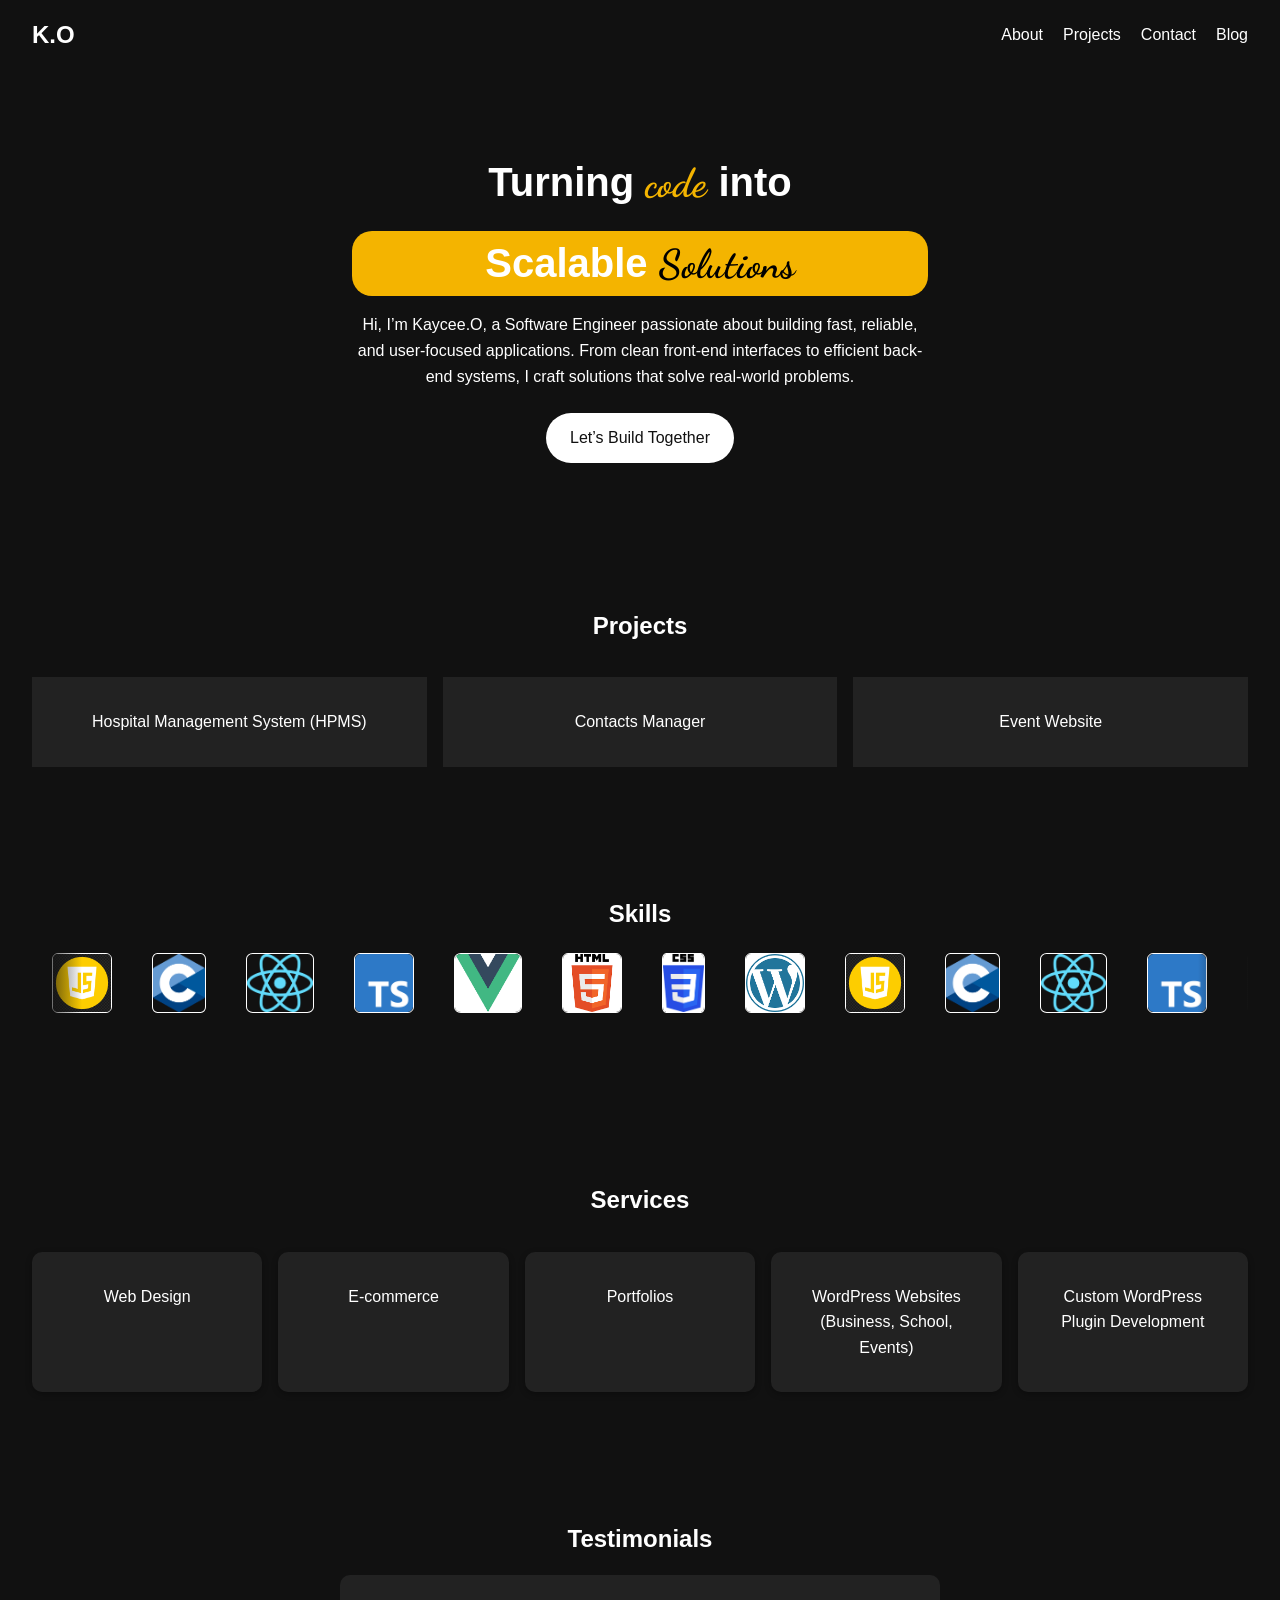
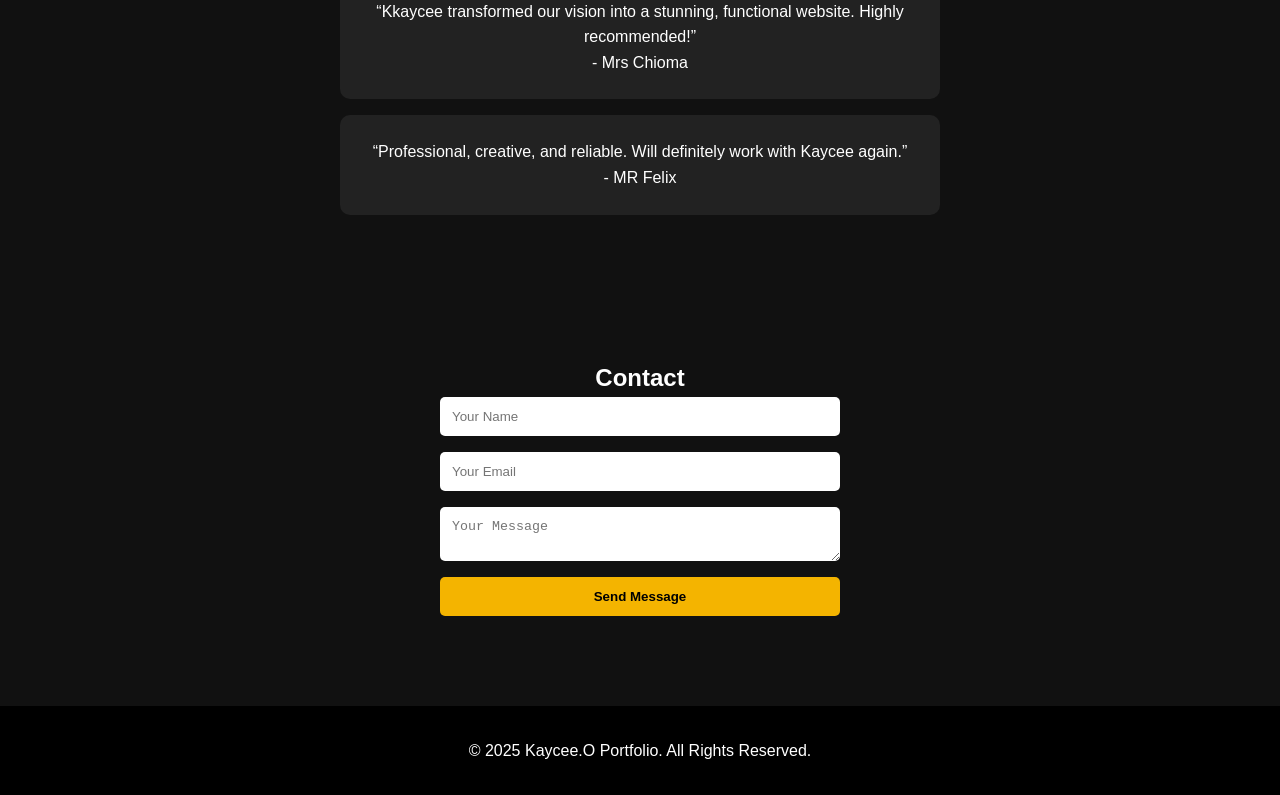
<file: index.html>
<!DOCTYPE html>
<html lang="en">

<head>
    <meta charset="UTF-8">
    <meta name="viewport" content="width=device-width, initial-scale=1.0">
    <title>K.O Portfolio</title>
    <link rel="stylesheet" href="style.css">
</head>
<link rel="preconnect" href="https://fonts.googleapis.com">
<link rel="preconnect" href="https://fonts.gstatic.com" crossorigin>
<link href="https://fonts.googleapis.com/css2?family=Dancing+Script:wght@400..700&display=swap" rel="stylesheet">

<body>

    <!-- Navbar -->
    <header id="navbar">
        <div class="logo">K.O</div>
        <nav>
            <ul>
                <li><a href="#about">About</a></li>
                <li><a href="#projects">Projects</a></li>
                <li><a href="#contact">Contact</a></li>
                <li><a href="blog/index.html">Blog</a></li>
            </ul>
        </nav>
    </header>

    <!-- Hero Section -->
    <section class="hero">
        <div id="about" class="hero-content">
        <h1>Turning <span class="highlight">code</span> into</h1>
        <h1 class="scale">Scalable <span class="highlight">Solutions</span></h1>
        <p class="intro">
            Hi, I’m Kaycee.O, a Software Engineer passionate about building fast, reliable,
            and user-focused applications. From clean front-end interfaces to efficient
            back-end systems, I craft solutions that solve real-world problems.
        </p>
        <a href="#contact" class="btn">Let’s Build Together</a>
        </div>
    </section>

    <!-- Projects Section -->
    <section id="projects" class="projects">
        <h2>Projects</h2>
        <div class="project-grid">
            <div class="project-card" data-modal="modal1">Hospital Management System (HPMS)</div>
            <div class="project-card" data-modal="modal2">Contacts Manager</div>
            <div class="project-card" data-modal="modal3">Event Website</div>
        </div>
    </section>

    <!-- Modals -->
    <div class="modal" id="modal1">
        <div class="modal-content">
            <span class="close">&times;</span>
            <h3>Hospital Management System (HPMS)</h3>
            <ul>
                <li><strong>Description:</strong> A capstone-style project to manage patient records, appointments, and treatments with CSV persistence.</li>
                <li><strong>Features:</strong> Add, update, delete, search patients; book/cancel/view appointments; view treatment history.</li>
                <li><strong>Key Concepts:</strong> File I/O (CSV), structs with nested data, dynamic memory, modular design (main.c, manager.c, manager.h).</li>
                <li><strong>Language: C</strong></li>
            </ul>
        </div>
    </div>
    <div class="modal" id="modal2">
        <div class="modal-content">
            <span class="close">&times;</span>
            <h3>Contacts Manager</h3>
            <ul>
                <li><strong>Description:</strong> A simple CLI program to store contacts (name, phone, email) in memory using an array of structs.</li>
                <li><strong>Features:</strong> Add, remove, search, and list contacts.</li>
                <li><strong>Key Concepts:</strong> Structs, arrays, string handling, menu-driven interface.</li>
                <li><strong>Language: C</strong></li>
            </ul>
        </div>
    </div>
    <div class="modal" id="modal3">
        <div class="modal-content">
            <span class="close">&times;</span>
            <h3>Task Manager</h3>
            <ul>
                <li><strong>Description:</strong> A CLI-based to-do task manager using linked list queue for tasks and stack for undo functionality.</li>
                <li><strong>Features:</strong> Add, view, complete, undo tasks. Extended later to include title, description, and status (pending/completed).</li>
                <li><strong>Key Concepts:</strong> Linked lists, stacks (LIFO), queues (FIFO), dynamic struct allocation.</li>
                <li><strong>Language: C</strong></li>
            </ul>
        </div>
    </div>

    <!-- Skills Section -->
    <section id="skills" class="skills">
        <h2>Skills</h2>
        <div class="marquee">
            <div class="marquee-content">
                <img src="assets/images/js.png" alt="JavaScript">
                <img src="assets/images/c logo.png" alt="c">
                <img src="assets/images/react logo.png" alt="React">
                <img src="assets/images/Typescript logo.png" alt="Typescript">
                <img src="assets/images/vue logo.png" alt="Vue.js">
                <img src="assets/images/html logo.png" alt="HTML">
                <img src="assets/images/css logo.png" alt="CSS">
                <img src="assets/images/wordpress logo.png" alt="WordPress">
                <img src="assets/images/js.png" alt="JavaScript">
                <img src="assets/images/c logo.png" alt="c">
                <img src="assets/images/react logo.png" alt="React">
                <img src="assets/images/Typescript logo.png" alt="Typescript">
                <img src="assets/images/vue logo.png" alt="Vue.js">
                <img src="assets/images/html logo.png" alt="HTML">
                <img src="assets/images/css logo.png" alt="CSS">
                <img src="assets/images/wordpress logo.png" alt="WordPress">
                <img src="assets/images/js.png" alt="JavaScript">
                <img src="assets/images/c logo.png" alt="c">
                <img src="assets/images/react logo.png" alt="React">
                <img src="assets/images/Typescript logo.png" alt="Typescript">
                <img src="assets/images/vue logo.png" alt="Vue.js">
                <img src="assets/images/html logo.png" alt="HTML">
                <img src="assets/images/css logo.png" alt="CSS">
                <img src="assets/images/wordpress logo.png" alt="WordPress">
            </div>
        </div>
    </section>

    <!-- Services Section -->
    <section id="services" class="services">
        <h2>Services</h2>
        <div class="service-cards">
            <div class="card">Web Design</div>
            <div class="card">E-commerce</div>
            <div class="card">Portfolios</div>
            <div class="card">WordPress Websites (Business, School, Events)</div>
            <div class="card">Custom WordPress Plugin Development</div>
        </div>
    </section>

    <!-- Testimonials Section -->
    <section id="testimonials" class="testimonials">
        <h2>Testimonials</h2>
        <div class="testimonial">
            <p>“Kkaycee transformed our vision into a stunning, functional website. Highly recommended!”</p>
            <span>- Mrs Chioma</span>
        </div>
        <div class="testimonial">
            <p>“Professional, creative, and reliable. Will definitely work with Kaycee again.”</p>
            <span>- MR Felix</span>
        </div>
    </section>

    <!-- Contact Section -->
    <section id="contact" class="contact">
        <h2>Contact</h2>
        <form id="contactForm">
            <input type="text" placeholder="Your Name" required>
            <input type="email" placeholder="Your Email" required>
            <textarea placeholder="Your Message" required></textarea>
            <button type="submit">Send Message</button>
        </form>
        <br>
        <p id="successMessage" class="success"></p>
    </section>

    <!-- Footer -->
    <footer>
        <p>&copy; 2025 Kaycee.O Portfolio. All Rights Reserved.</p>
    </footer>

    <!-- Back to Top Button -->
    <button id="backToTop" onclick="scrollToTop()">↑</button>

    <script src="script.js"></script>
</body>

</html>
</file>
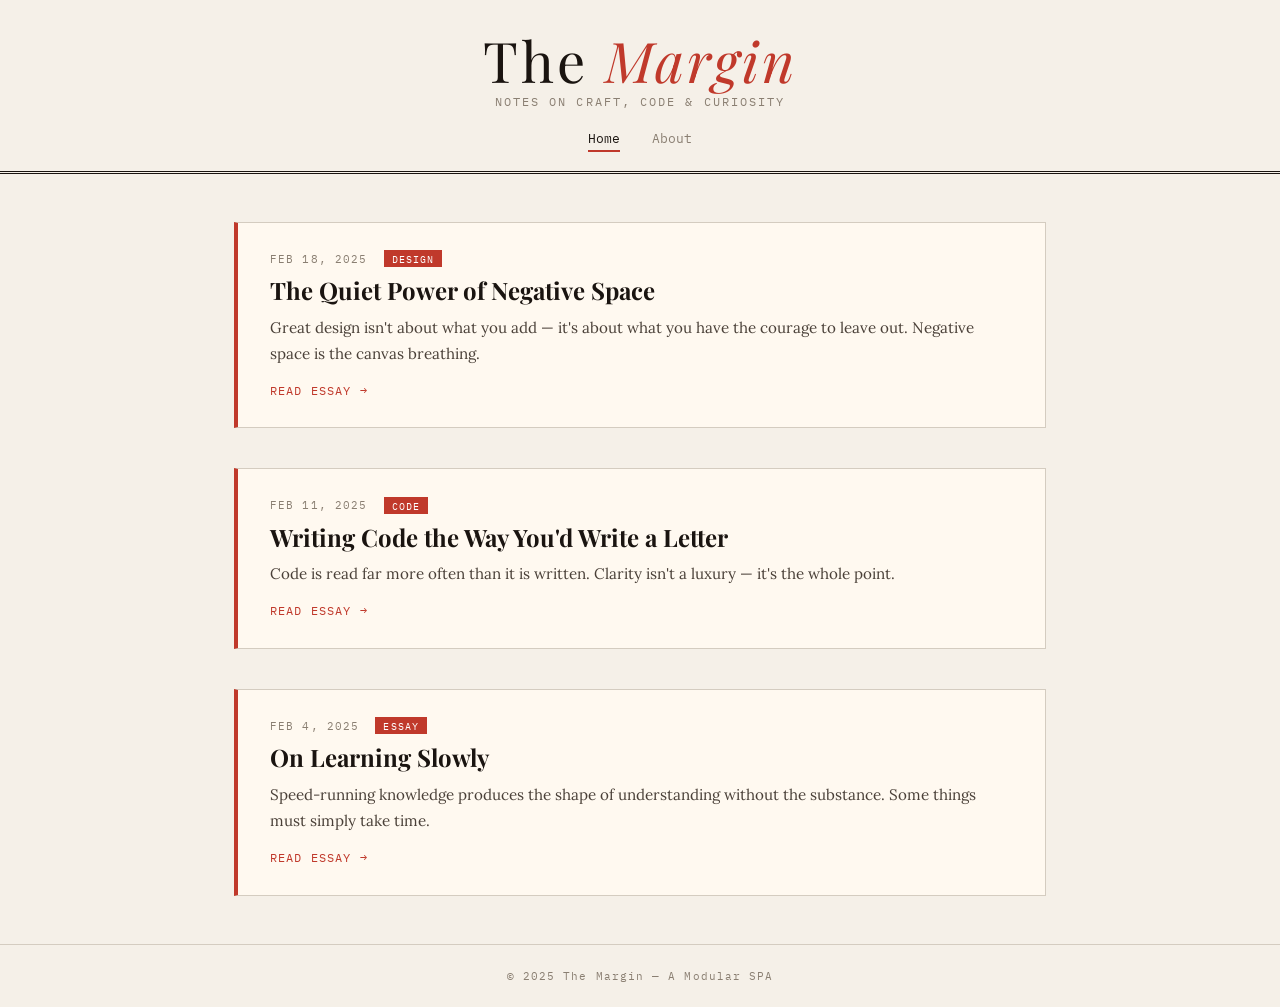
<file: blog/index.html>
<!DOCTYPE html>
<html lang="en">
<head>
  <meta charset="UTF-8" />
  <meta name="viewport" content="width=device-width, initial-scale=1.0" />
  <title>The Margin — A Blog</title>
  <link rel="preconnect" href="https://fonts.googleapis.com" />
  <link href="https://fonts.googleapis.com/css2?family=Playfair+Display:ital,wght@0,400;0,700;1,400&family=IBM+Plex+Mono:wght@400;500&family=Lora:ital@0;1&display=swap" rel="stylesheet" />
  <link rel="stylesheet" href="css/reset.css" />
  <link rel="stylesheet" href="css/variables.css" />
  <link rel="stylesheet" href="css/layout.css" />
  <link rel="stylesheet" href="css/header.css" />
  <link rel="stylesheet" href="css/components.css" />
  <link rel="stylesheet" href="css/post.css" />
  <link rel="stylesheet" href="css/about.css" />
  <link rel="stylesheet" href="css/animations.css" />
</head>
<body>

  <header id="site-header">
    <div class="site-name">The <span>Margin</span></div>
    <div class="tagline">Notes on craft, code &amp; curiosity</div>
    <nav id="main-nav">
      <button data-page="home" class="active">Home</button>
      <button data-page="about">About</button>
    </nav>
  </header>

  <main id="app"></main>

  <footer id="site-footer">
    © 2025 The Margin &mdash; A Modular SPA
  </footer>

  <script type="module" src="js/main.js"></script>
</body>
</html>
</file>
<file: style.css>
/* General Reset */
* {
  margin: 0;
  padding: 0;
  box-sizing: border-box;
}

body {
  font-family: "Poppins", sans-serif;
  background-color: #111;
  color: #fff;
  line-height: 1.6;
}

a { color: inherit; text-decoration: none; }

/* Navbar */
#navbar {
  position: sticky;
  top: 0;
  background: #111;
  display: flex;
  justify-content: space-between;
  align-items: center;
  padding: 1rem 2rem;
  z-index: 1000;
}

#navbar .logo {
  font-size: 1.5rem;
  font-weight: bold;
}

#navbar ul {
  display: flex;
  list-style: none;
}

#navbar ul li {
  margin-left: 20px;
}

/* Hero */
.hero {
  text-align: center;
  padding: 5rem 2rem;
  margin: auto;
  width: 50%;
}

.hero h1 {
  font-size: 2.5rem;
  margin-bottom: 1rem;

}

.hero .highlight {
  color: #f4b400;
   font-family: "Dancing Script", cursive;
}
.hero-content{
  align-items: center;
}

.scale{
  background-color: #f4b400;
  border-radius: 20px;
}
.scale .highlight{
  color: #000;
}

.hero .btn {
  display: inline-block;
  margin-top: 1.5rem;
  padding: 0.75rem 1.5rem;
  background: #fff;
  color: #111;
  border-radius: 30px;
  transition: background 0.3s;
}

.hero .btn:hover {
  background: #f4b400;
  color: #111;
}

/* Projects */
.projects {
  padding: 4rem 2rem;
  text-align: center;
}

.project-grid {
  display: grid;
  grid-template-columns: repeat(auto-fit, minmax(200px, 1fr));
  gap: 1rem;
  margin-top: 2rem;
}

.project-card {
  background: #222;
  padding: 2rem;
  cursor: pointer;
  transition: transform 0.3s;
}

.project-card:hover {
  transform: scale(1.05);
}

/* Modal */
.modal {
  display: none;
  position: fixed;
  z-index: 2000;
  top: 0; left: 0;
  width: 100%; height: 100%;
  background: rgba(0,0,0,0.8);
  justify-content: center;
  align-items: center;
}

.modal-content {
  background: #fff;
  color: #111;
  padding: 2rem;
  border-radius: 10px;
  width: 90%;
  max-width: 500px;
}

.close {
  float: right;
  cursor: pointer;
  font-size: 1.5rem;
}

/* Skills */
.skills {
  padding: 4rem 2rem;
  text-align: center;
}

.marquee {
  overflow: hidden;
  position: relative;
  width: 100%;
  height: 100px;
  margin-top:20px;
}

.marquee::before, .marquee::after {
  content: "";
  position: absolute;
  top: 0; width: 50px; height: 100%;
  z-index: 2;
}

.marquee::before { left: 0; background: linear-gradient(to right, #111, transparent); }
.marquee::after { right: 0; background: linear-gradient(to left, #111, transparent); }

.marquee-content {
  display: flex;
  animation: scroll 15s linear infinite;
}

.marquee-content img {
  margin: 0 20px;
  height: 60px;
  border: 1px solid white;
  border-radius: 10%; 
}

@keyframes scroll {
  0% { transform: translateX(0); }
  100% { transform: translateX(-50%); }
}

/* Services */
.services {
  padding: 4rem 2rem;
  text-align: center;
}

.service-cards {
  display: grid;
  grid-template-columns: repeat(auto-fit, minmax(200px, 1fr));
  gap: 1rem;
  margin-top: 2rem;
}

.card {
  background: #222;
  padding: 2rem;
  border-radius: 10px;
  box-shadow: 0px 2px 6px rgba(0,0,0,0.3);
}

/* Testimonials */
.testimonials {
  padding: 4rem 2rem;
  text-align: center;
}

.testimonial {
  background: #222;
  padding: 1.5rem;
  margin: 1rem auto;
  max-width: 600px;
  border-radius: 10px;
}

/* Contact */
.contact {
  padding: 4rem 2rem;
  text-align: center;
}

.contact form {
  display: flex;
  flex-direction: column;
  gap: 1rem;
  max-width: 400px;
  margin: auto;
}

.contact input, .contact textarea, .contact button {
  padding: 0.75rem;
  border: none;
  border-radius: 5px;
}

.contact button {
  background: #f4b400;
  cursor: pointer;
  font-weight: bold;
}

/* Footer */
footer {
  text-align: center;
  padding: 2rem;
  background: #000;
}

/* Back to Top */
#backToTop {
  position: fixed;
  bottom: 20px;
  right: 20px;
  background: #f4b400;
  color: #111;
  border: none;
  padding: 10px;
  border-radius: 50%;
  cursor: pointer;
  display: none;
}

@media only screen and (max-width: 768px){
  .hero{
    width: 100%;
  }
}
</file>
<file: blog/css/variables.css>
:root {
  --ink:      #1a1410;
  --paper:    #f5f0e8;
  --accent:   #c0392b;
  --muted:    #8a7f72;
  --rule:     #d4ccc0;
  --card-bg:  #fff9f0;

  --font-display: 'Playfair Display', serif;
  --font-body:    'Lora', serif;
  --font-mono:    'IBM Plex Mono', monospace;
}
</file>
<file: blog/css/layout.css>
body {
  background: var(--paper);
  color: var(--ink);
  font-family: var(--font-body);
  min-height: 100vh;
}

main {
  max-width: 860px;
  margin: 0 auto;
  padding: 3rem 1.5rem;
}

footer {
  border-top: 1px solid var(--rule);
  text-align: center;
  padding: 1.5rem;
  font-family: var(--font-mono);
  font-size: 0.68rem;
  color: var(--muted);
  letter-spacing: 0.1em;
}
</file>
<file: blog/css/header.css>
#site-header {
  border-bottom: 3px double var(--ink);
  padding: 2rem 0 1.2rem;
  text-align: center;
  position: sticky;
  top: 0;
  background: var(--paper);
  z-index: 100;
}

.site-name {
  font-family: var(--font-display);
  font-size: clamp(2rem, 6vw, 3.5rem);
  letter-spacing: 0.05em;
  line-height: 1;
}

.site-name span {
  color: var(--accent);
  font-style: italic;
}

.tagline {
  font-family: var(--font-mono);
  font-size: 0.72rem;
  color: var(--muted);
  letter-spacing: 0.18em;
  text-transform: uppercase;
  margin-top: 0.4rem;
}

#main-nav {
  margin-top: 1rem;
  display: flex;
  justify-content: center;
  gap: 2rem;
  font-family: var(--font-mono);
  font-size: 0.78rem;
  letter-spacing: 0.1em;
  text-transform: uppercase;
}

#main-nav button {
  background: none;
  border: none;
  color: var(--muted);
  padding: 0.2rem 0;
  border-bottom: 2px solid transparent;
  transition: color 0.2s, border-color 0.2s;
}

#main-nav button:hover,
#main-nav button.active {
  color: var(--ink);
  border-color: var(--accent);
}
</file>
<file: blog/css/components.css>
.posts-grid {
  display: grid;
  gap: 2.5rem;
}

.post-card {
  background: var(--card-bg);
  border: 1px solid var(--rule);
  border-left: 4px solid var(--accent);
  padding: 1.8rem 2rem;
  cursor: pointer;
  transition: box-shadow 0.2s, transform 0.2s;
}

.post-card:hover {
  box-shadow: 6px 6px 0 var(--rule);
  transform: translate(-2px, -2px);
}

.post-meta {
  font-family: var(--font-mono);
  font-size: 0.7rem;
  color: var(--muted);
  letter-spacing: 0.1em;
  text-transform: uppercase;
  margin-bottom: 0.6rem;
}

.post-tag {
  background: var(--accent);
  color: #fff;
  padding: 0.1rem 0.5rem;
  font-size: 0.65rem;
  margin-left: 0.5rem;
}

.post-title {
  font-family: var(--font-display);
  font-size: 1.5rem;
  line-height: 1.25;
  margin-bottom: 0.6rem;
}

.post-excerpt {
  font-size: 0.95rem;
  color: #4a4038;
  line-height: 1.7;
}

.read-more {
  display: inline-block;
  margin-top: 1rem;
  font-family: var(--font-mono);
  font-size: 0.72rem;
  letter-spacing: 0.1em;
  text-transform: uppercase;
  color: var(--accent);
}
</file>
<file: blog/css/post.css>
.article-header {
  border-bottom: 1px solid var(--rule);
  padding-bottom: 1.5rem;
  margin-bottom: 2rem;
}

.article-meta {
  font-family: var(--font-mono);
  font-size: 0.72rem;
  color: var(--muted);
  letter-spacing: 0.12em;
  text-transform: uppercase;
  margin-bottom: 0.8rem;
}

.article-title {
  font-family: var(--font-display);
  font-size: clamp(1.8rem, 4vw, 2.6rem);
  line-height: 1.2;
}

.article-body {
  font-size: 1.05rem;
  line-height: 1.9;
  color: #2c2520;
}

.article-body p {
  margin-bottom: 1.4rem;
}

.article-body p:first-child::first-letter {
  font-family: var(--font-display);
  font-size: 3.5rem;
  font-weight: 700;
  float: left;
  line-height: 0.85;
  margin-right: 0.1em;
  color: var(--accent);
}

.article-body blockquote {
  border-left: 3px solid var(--accent);
  margin: 1.5rem 0;
  padding: 0.5rem 1.5rem;
  font-style: italic;
  color: var(--muted);
}

.back-btn {
  background: none;
  border: 1px solid var(--ink);
  font-family: var(--font-mono);
  font-size: 0.72rem;
  letter-spacing: 0.1em;
  text-transform: uppercase;
  padding: 0.4rem 1rem;
  margin-bottom: 2.5rem;
  color: var(--ink);
  transition: background 0.2s, color 0.2s;
}

.back-btn:hover {
  background: var(--ink);
  color: var(--paper);
}
</file>
<file: blog/css/about.css>
.about-wrap {
  max-width: 560px;
}

.about-wrap h2 {
  font-family: var(--font-display);
  font-size: 2rem;
  margin-bottom: 1.2rem;
}

.about-wrap p {
  line-height: 1.8;
  margin-bottom: 1rem;
  color: #3a3028;
}

.divider {
  border: none;
  border-top: 1px solid var(--rule);
  margin: 2rem 0;
}

.about-info {
  font-family: var(--font-mono);
  font-size: 0.78rem;
  color: var(--muted);
  line-height: 2;
}
</file>
<file: blog/css/animations.css>
.page {
  animation: fadeUp 0.35s ease both;
}

@keyframes fadeUp {
  from {
    opacity: 0;
    transform: translateY(12px);
  }
  to {
    opacity: 1;
    transform: translateY(0);
  }
}
</file>
